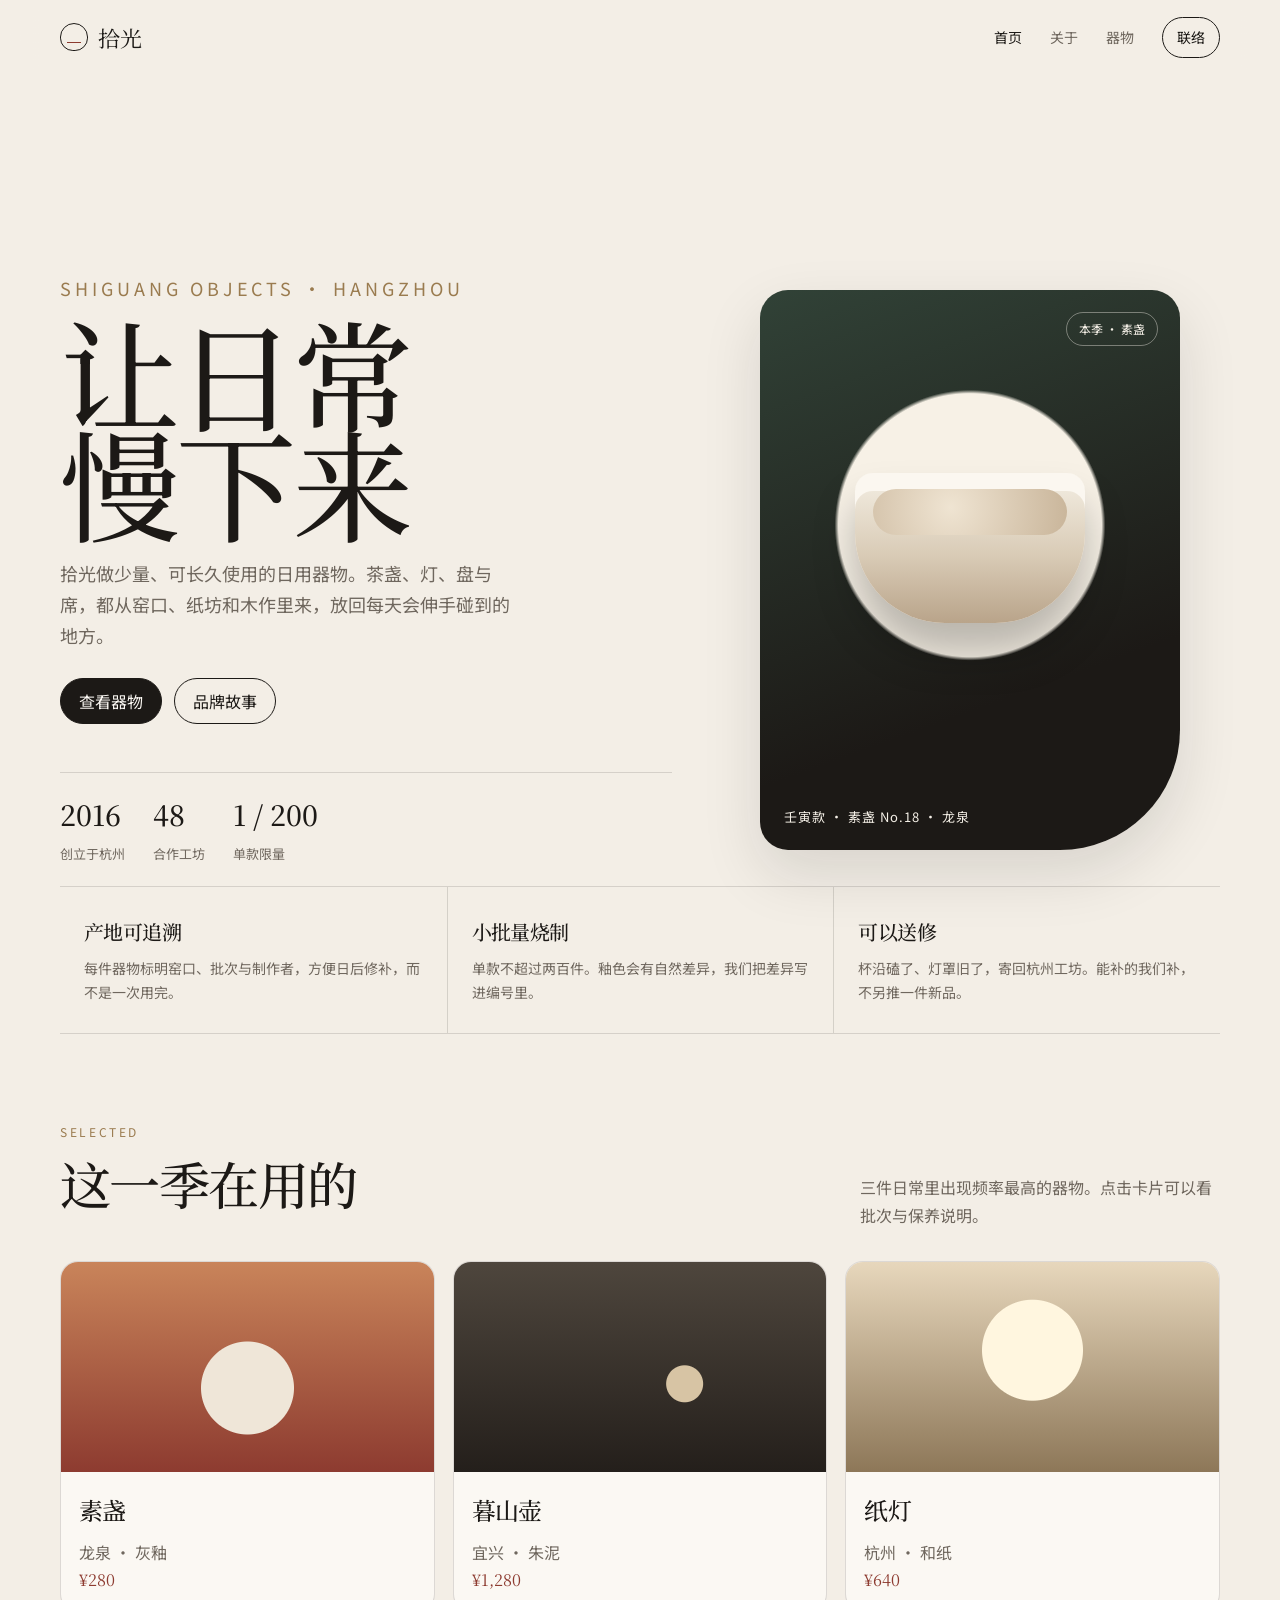
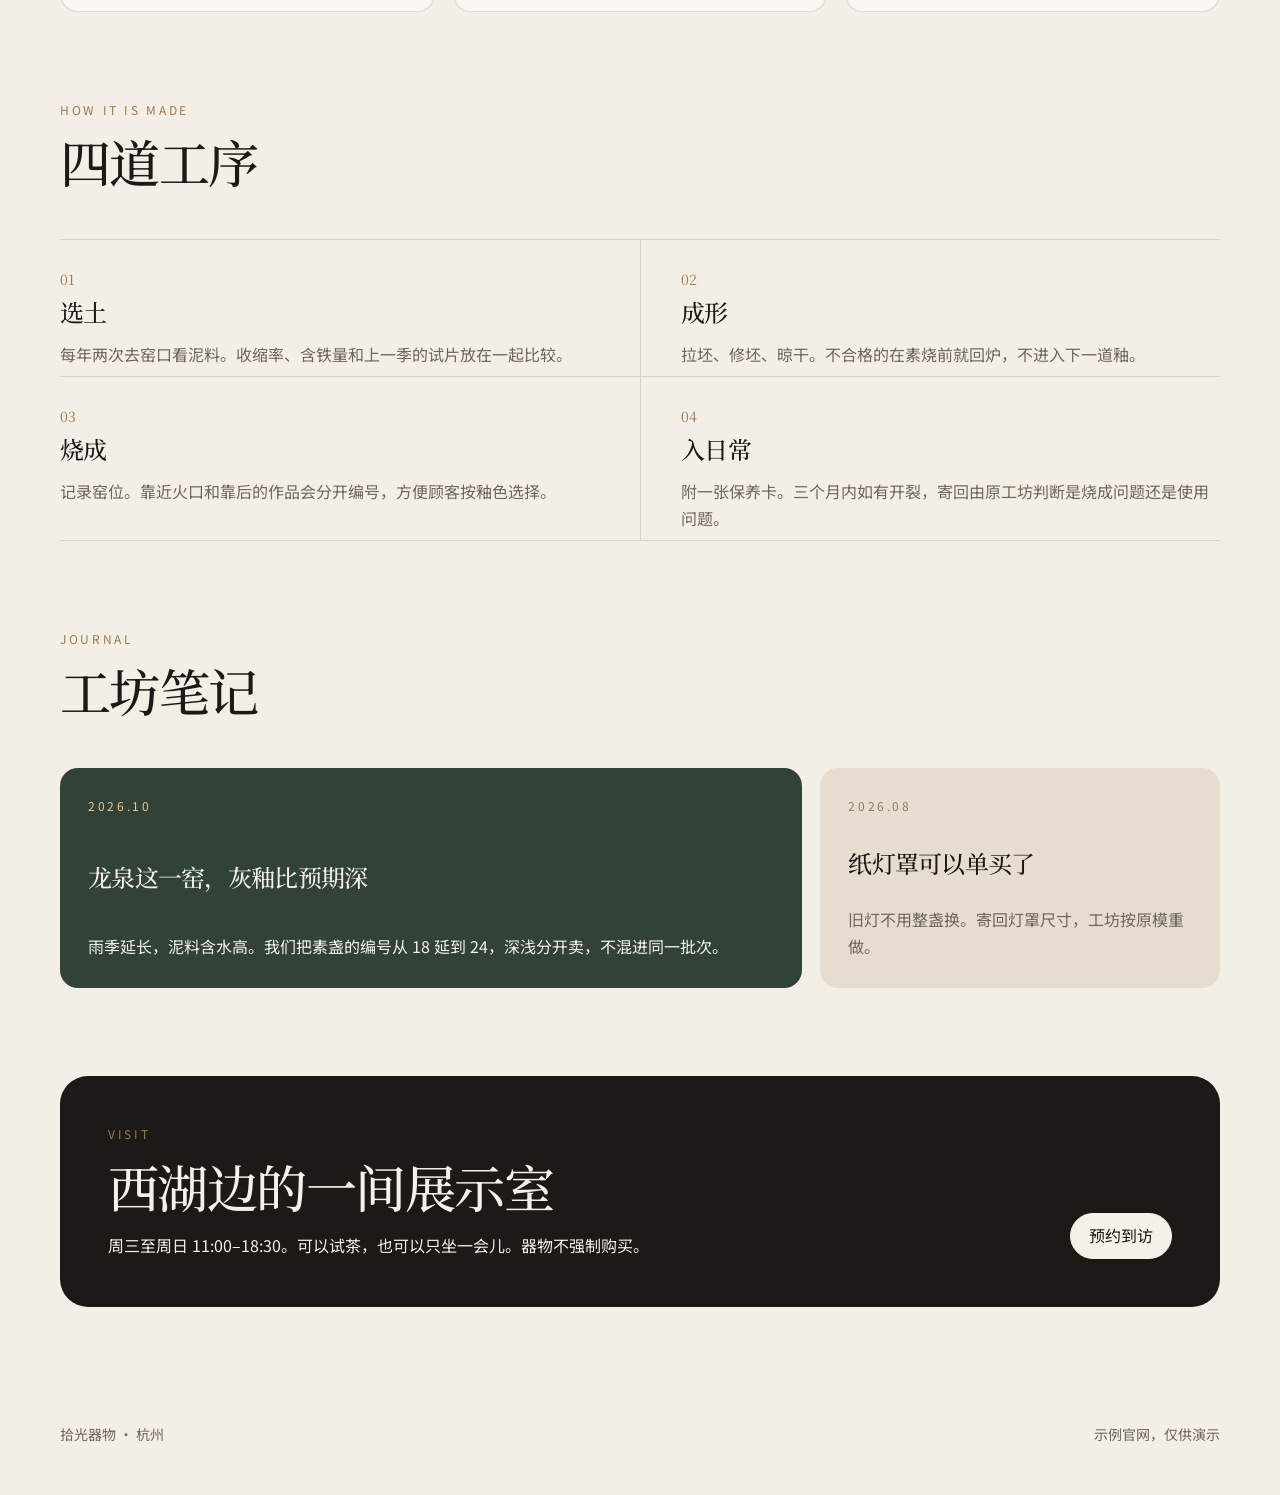
<file: demo1/index.html>
<!DOCTYPE html>
<html lang="zh-CN">
<head>
  <meta charset="UTF-8">
  <meta name="viewport" content="width=device-width, initial-scale=1.0">
  <title>拾光器物 — 官网</title>
  <meta name="description" content="拾光器物是杭州的日用器物品牌，做少量、可长久使用的茶器、灯具与家居物件。">
  <link rel="preconnect" href="https://fonts.googleapis.com">
  <link rel="preconnect" href="https://fonts.gstatic.com" crossorigin>
  <link href="https://fonts.googleapis.com/css2?family=Noto+Sans+SC:wght@400;500&family=Noto+Serif+SC:wght@500;600&display=swap" rel="stylesheet">
  <link rel="stylesheet" href="css/style.css">
</head>
<body>
  <header class="site-header">
    <div class="wrap">
      <a class="logo" href="index.html"><span class="mark"></span>拾光</a>
      <button class="menu-btn" aria-label="打开菜单" aria-expanded="false"><span></span><span></span><span></span></button>
      <nav class="nav">
        <a class="active" href="index.html">首页</a>
        <a href="about.html">关于</a>
        <a href="products.html">器物</a>
        <a class="nav-cta" href="contact.html">联络</a>
      </nav>
    </div>
  </header>

  <main>
    <section class="hero">
      <div class="wrap hero-grid">
        <div class="hero-copy">
          <p class="eyebrow">Shiguang Objects · Hangzhou</p>
          <h1>让日常<br>慢下来</h1>
          <p class="muted">拾光做少量、可长久使用的日用器物。茶盏、灯、盘与席，都从窑口、纸坊和木作里来，放回每天会伸手碰到的地方。</p>
          <div class="hero-actions">
            <a class="btn" href="products.html">查看器物</a>
            <a class="btn ghost" href="about.html">品牌故事</a>
          </div>
          <div class="hero-meta">
            <div><strong>2016</strong><span>创立于杭州</span></div>
            <div><strong>48</strong><span>合作工坊</span></div>
            <div><strong>1 / 200</strong><span>单款限量</span></div>
          </div>
        </div>
        <figure class="stage">
          <span class="chip">本季 · 素盏</span>
          <div class="bowl"></div>
          <figcaption>壬寅款 · 素盏 No.18 · 龙泉</figcaption>
        </figure>
      </div>
    </section>

    <section class="wrap band">
      <article>
        <h3>产地可追溯</h3>
        <p>每件器物标明窑口、批次与制作者，方便日后修补，而不是一次用完。</p>
      </article>
      <article>
        <h3>小批量烧制</h3>
        <p>单款不超过两百件。釉色会有自然差异，我们把差异写进编号里。</p>
      </article>
      <article>
        <h3>可以送修</h3>
        <p>杯沿磕了、灯罩旧了，寄回杭州工坊。能补的我们补，不另推一件新品。</p>
      </article>
    </section>

    <section class="section">
      <div class="wrap">
        <div class="section-head">
          <div>
            <p class="eyebrow">Selected</p>
            <h2>这一季在用的</h2>
          </div>
          <p class="muted">三件日常里出现频率最高的器物。点击卡片可以看批次与保养说明。</p>
        </div>
        <div class="cards">
          <button class="card" data-name="素盏" data-swatch="tea" data-meta="龙泉 · 灰釉 · ¥280" data-desc="手拉坯茶杯，口沿薄、腹壁厚。适合 90–120ml 的单人茶。避免温差骤变，空杯不要直冲沸水。">
            <div class="swatch tea"></div>
            <div class="body"><h3>素盏</h3><p class="muted">龙泉 · 灰釉</p><p class="price">¥280</p></div>
          </button>
          <button class="card" data-name="暮山壶" data-swatch="pot" data-meta="宜兴 · 朱泥 · ¥1,280" data-desc="180ml 单人壶。出厂前用清水养壶，不建议第一周就泡重发酵茶。壶钮可拆，便于清理。">
            <div class="swatch pot"></div>
            <div class="body"><h3>暮山壶</h3><p class="muted">宜兴 · 朱泥</p><p class="price">¥1,280</p></div>
          </button>
          <button class="card" data-name="纸灯" data-swatch="lamp" data-meta="杭州 · 和纸 · ¥640" data-desc="和纸灯罩配胡桃木座，暖光 2700K。灯罩可单独更换，木座终身保修开裂。">
            <div class="swatch lamp"></div>
            <div class="body"><h3>纸灯</h3><p class="muted">杭州 · 和纸</p><p class="price">¥640</p></div>
          </button>
        </div>
      </div>
    </section>

    <section class="section" style="padding-top:0">
      <div class="wrap">
        <div class="section-head">
          <div>
            <p class="eyebrow">How it is made</p>
            <h2>四道工序</h2>
          </div>
        </div>
        <div class="steps">
          <article><p class="num">01</p><h3>选土</h3><p class="muted">每年两次去窑口看泥料。收缩率、含铁量和上一季的试片放在一起比较。</p></article>
          <article><p class="num">02</p><h3>成形</h3><p class="muted">拉坯、修坯、晾干。不合格的在素烧前就回炉，不进入下一道釉。</p></article>
          <article><p class="num">03</p><h3>烧成</h3><p class="muted">记录窑位。靠近火口和靠后的作品会分开编号，方便顾客按釉色选择。</p></article>
          <article><p class="num">04</p><h3>入日常</h3><p class="muted">附一张保养卡。三个月内如有开裂，寄回由原工坊判断是烧成问题还是使用问题。</p></article>
        </div>
      </div>
    </section>

    <section class="section" style="padding-top:0">
      <div class="wrap">
        <div class="section-head">
          <div>
            <p class="eyebrow">Journal</p>
            <h2>工坊笔记</h2>
          </div>
        </div>
        <div class="journal">
          <article class="lead">
            <p class="eyebrow" style="color:#e6c98a">2026.10</p>
            <h3>龙泉这一窑，灰釉比预期深</h3>
            <p>雨季延长，泥料含水高。我们把素盏的编号从 18 延到 24，深浅分开卖，不混进同一批次。</p>
          </article>
          <article>
            <p class="eyebrow">2026.08</p>
            <h3>纸灯罩可以单买了</h3>
            <p class="muted">旧灯不用整盏换。寄回灯罩尺寸，工坊按原模重做。</p>
          </article>
        </div>
      </div>
    </section>

    <section class="section" style="padding-top:0">
      <div class="wrap">
        <div class="visit">
          <div>
            <p class="eyebrow">Visit</p>
            <h2>西湖边的一间展示室</h2>
            <p>周三至周日 11:00–18:30。可以试茶，也可以只坐一会儿。器物不强制购买。</p>
          </div>
          <a class="btn" href="contact.html">预约到访</a>
        </div>
      </div>
    </section>
  </main>

  <footer class="site-footer">
    <div class="wrap">
      <span>拾光器物 · 杭州</span>
      <span>示例官网，仅供演示</span>
    </div>
  </footer>

  <dialog id="product-dialog">
    <div class="dialog-top swatch tea"></div>
    <div class="dialog-body">
      <h3 data-field="name"></h3>
      <p class="price" data-field="meta"></p>
      <p class="muted" data-field="desc" style="margin:12px 0 18px"></p>
      <button class="dialog-close" type="button">关闭</button>
    </div>
  </dialog>
  <script src="js/main.js"></script>
</body>
</html>
</file>
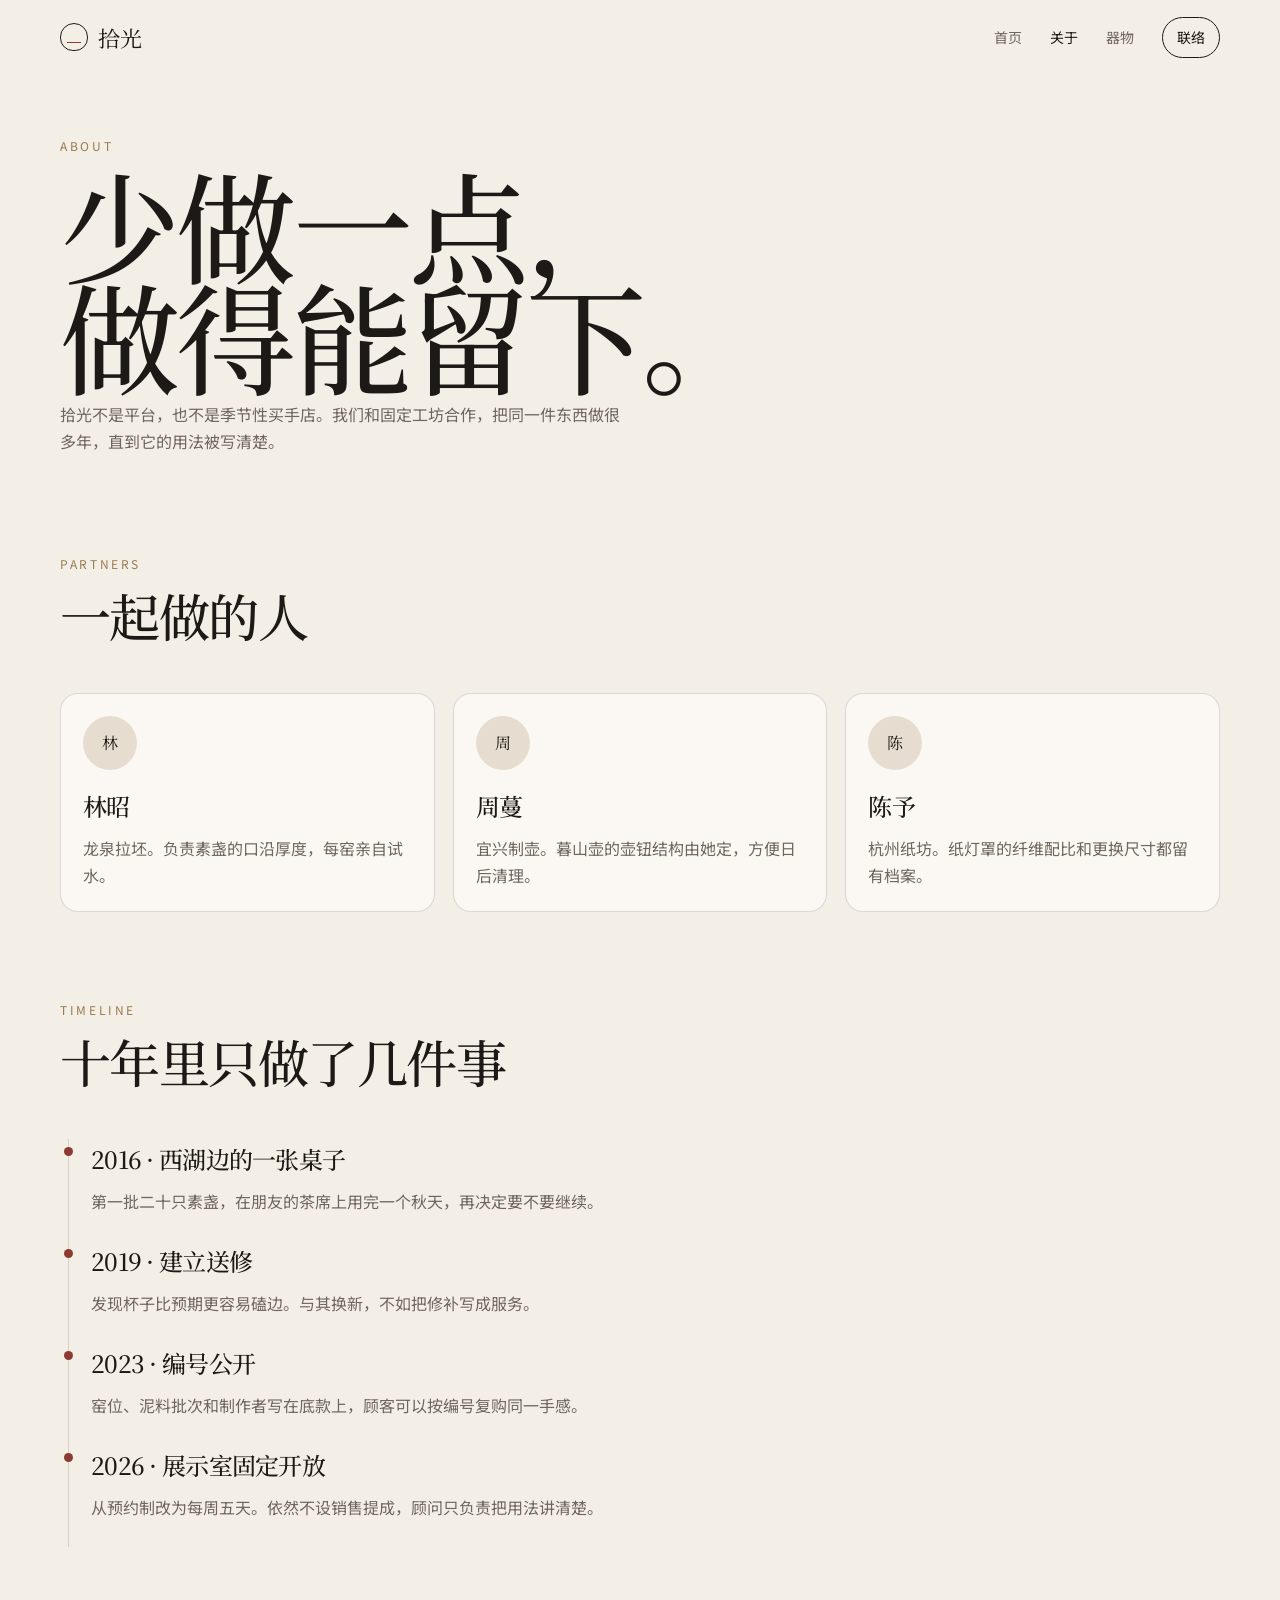
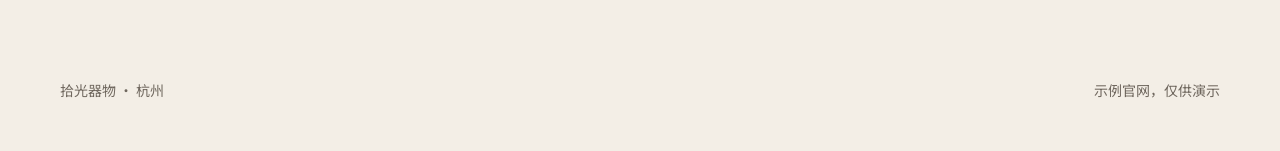
<file: demo1/about.html>
<!DOCTYPE html>
<html lang="zh-CN">
<head>
  <meta charset="UTF-8">
  <meta name="viewport" content="width=device-width, initial-scale=1.0">
  <title>关于 — 拾光器物</title>
  <link rel="preconnect" href="https://fonts.googleapis.com">
  <link rel="preconnect" href="https://fonts.gstatic.com" crossorigin>
  <link href="https://fonts.googleapis.com/css2?family=Noto+Sans+SC:wght@400;500&family=Noto+Serif+SC:wght@500;600&display=swap" rel="stylesheet">
  <link rel="stylesheet" href="css/style.css">
</head>
<body>
  <header class="site-header">
    <div class="wrap">
      <a class="logo" href="index.html"><span class="mark"></span>拾光</a>
      <button class="menu-btn" aria-label="打开菜单" aria-expanded="false"><span></span><span></span><span></span></button>
      <nav class="nav">
        <a href="index.html">首页</a>
        <a class="active" href="about.html">关于</a>
        <a href="products.html">器物</a>
        <a class="nav-cta" href="contact.html">联络</a>
      </nav>
    </div>
  </header>
  <main class="wrap">
    <section class="page-hero">
      <p class="eyebrow">About</p>
      <h1>少做一点，<br>做得能留下。</h1>
      <p class="muted">拾光不是平台，也不是季节性买手店。我们和固定工坊合作，把同一件东西做很多年，直到它的用法被写清楚。</p>
    </section>
    <section class="section">
      <div class="section-head">
        <div>
          <p class="eyebrow">Partners</p>
          <h2>一起做的人</h2>
        </div>
      </div>
      <div class="people">
        <article class="person"><div class="avatar">林</div><h3>林昭</h3><p class="muted">龙泉拉坯。负责素盏的口沿厚度，每窑亲自试水。</p></article>
        <article class="person"><div class="avatar">周</div><h3>周蔓</h3><p class="muted">宜兴制壶。暮山壶的壶钮结构由她定，方便日后清理。</p></article>
        <article class="person"><div class="avatar">陈</div><h3>陈予</h3><p class="muted">杭州纸坊。纸灯罩的纤维配比和更换尺寸都留有档案。</p></article>
      </div>
    </section>
    <section class="section" style="padding-top:0">
      <div class="section-head">
        <div>
          <p class="eyebrow">Timeline</p>
          <h2>十年里只做了几件事</h2>
        </div>
      </div>
      <ol class="timeline">
        <li><h3>2016 · 西湖边的一张桌子</h3><p class="muted">第一批二十只素盏，在朋友的茶席上用完一个秋天，再决定要不要继续。</p></li>
        <li><h3>2019 · 建立送修</h3><p class="muted">发现杯子比预期更容易磕边。与其换新，不如把修补写成服务。</p></li>
        <li><h3>2023 · 编号公开</h3><p class="muted">窑位、泥料批次和制作者写在底款上，顾客可以按编号复购同一手感。</p></li>
        <li><h3>2026 · 展示室固定开放</h3><p class="muted">从预约制改为每周五天。依然不设销售提成，顾问只负责把用法讲清楚。</p></li>
      </ol>
    </section>
  </main>
  <footer class="site-footer"><div class="wrap"><span>拾光器物 · 杭州</span><span>示例官网，仅供演示</span></div></footer>
  <script src="js/main.js"></script>
</body>
</html>
</file>
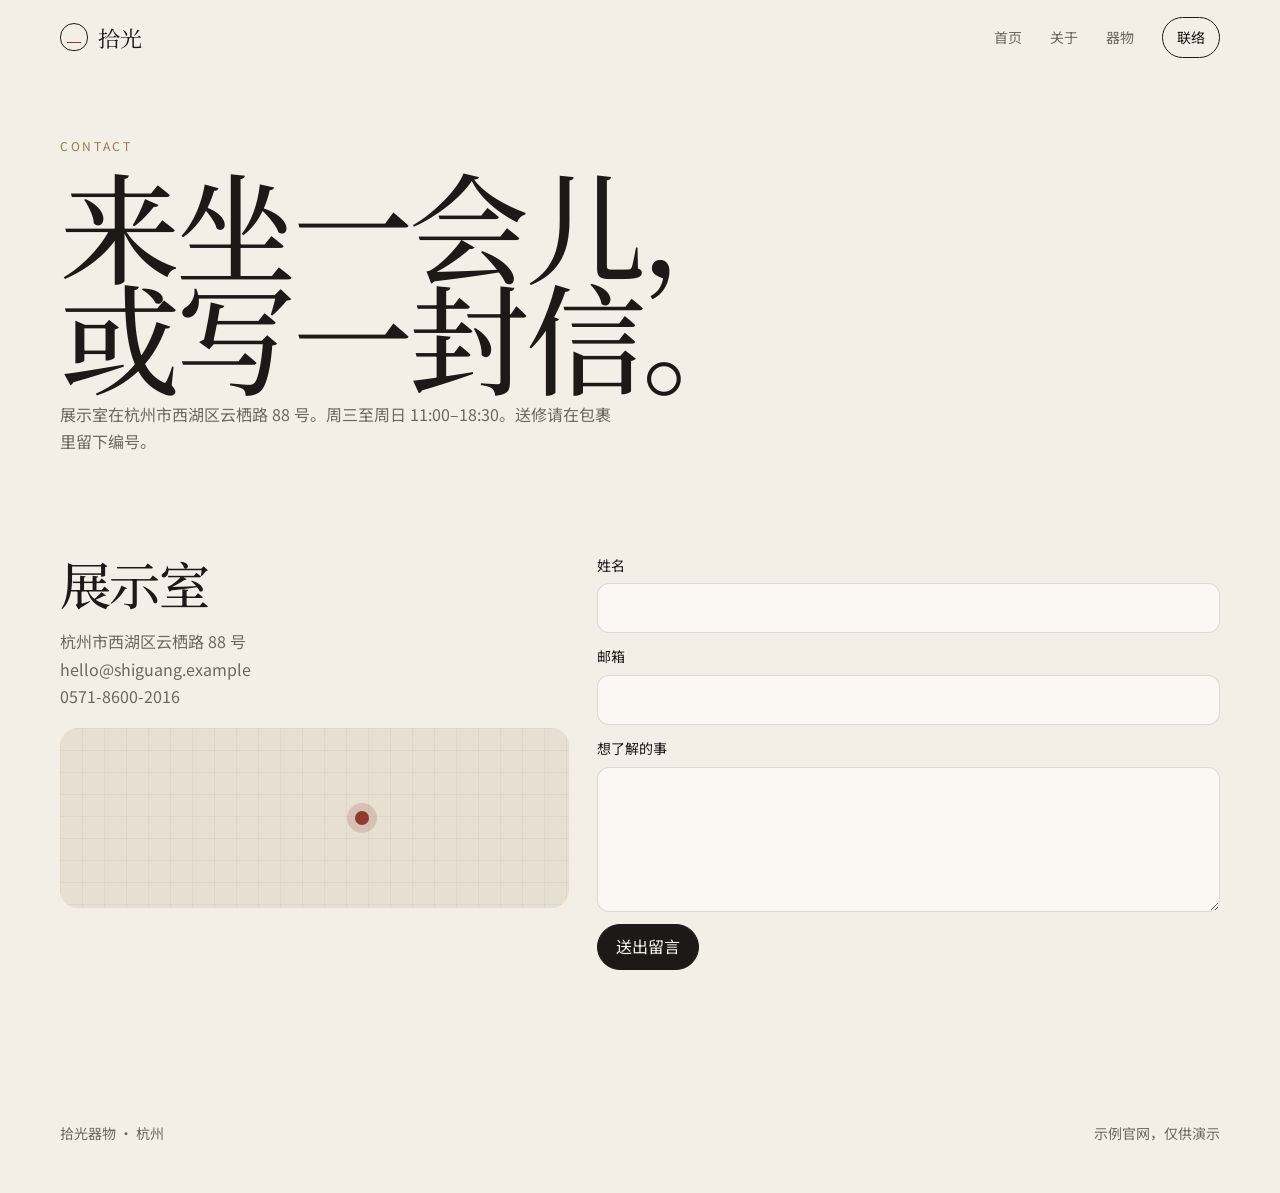
<file: demo1/contact.html>
<!DOCTYPE html>
<html lang="zh-CN">
<head>
  <meta charset="UTF-8">
  <meta name="viewport" content="width=device-width, initial-scale=1.0">
  <title>联络 — 拾光器物</title>
  <link rel="preconnect" href="https://fonts.googleapis.com">
  <link rel="preconnect" href="https://fonts.gstatic.com" crossorigin>
  <link href="https://fonts.googleapis.com/css2?family=Noto+Sans+SC:wght@400;500&family=Noto+Serif+SC:wght@500;600&display=swap" rel="stylesheet">
  <link rel="stylesheet" href="css/style.css">
</head>
<body>
  <header class="site-header">
    <div class="wrap">
      <a class="logo" href="index.html"><span class="mark"></span>拾光</a>
      <button class="menu-btn" aria-label="打开菜单" aria-expanded="false"><span></span><span></span><span></span></button>
      <nav class="nav">
        <a href="index.html">首页</a>
        <a href="about.html">关于</a>
        <a href="products.html">器物</a>
        <a class="active nav-cta" href="contact.html">联络</a>
      </nav>
    </div>
  </header>
  <main class="wrap">
    <section class="page-hero">
      <p class="eyebrow">Contact</p>
      <h1>来坐一会儿，<br>或写一封信。</h1>
      <p class="muted">展示室在杭州市西湖区云栖路 88 号。周三至周日 11:00–18:30。送修请在包裹里留下编号。</p>
    </section>
    <section class="section contact-grid">
      <div>
        <h2>展示室</h2>
        <p class="muted">杭州市西湖区云栖路 88 号<br>hello@shiguang.example<br>0571-8600-2016</p>
        <div class="map" role="img" aria-label="展示室位置示意"><span class="pin"></span></div>
      </div>
      <form id="contact-form">
        <label>姓名<input name="name" autocomplete="name" required></label>
        <label>邮箱<input name="email" type="email" autocomplete="email" required></label>
        <label>想了解的事<textarea name="message" rows="5" required></textarea></label>
        <button class="btn" type="submit" style="width:fit-content">送出留言</button>
        <p class="note" role="status"></p>
      </form>
    </section>
  </main>
  <footer class="site-footer"><div class="wrap"><span>拾光器物 · 杭州</span><span>示例官网，仅供演示</span></div></footer>
  <script src="js/main.js"></script>
</body>
</html>
</file>
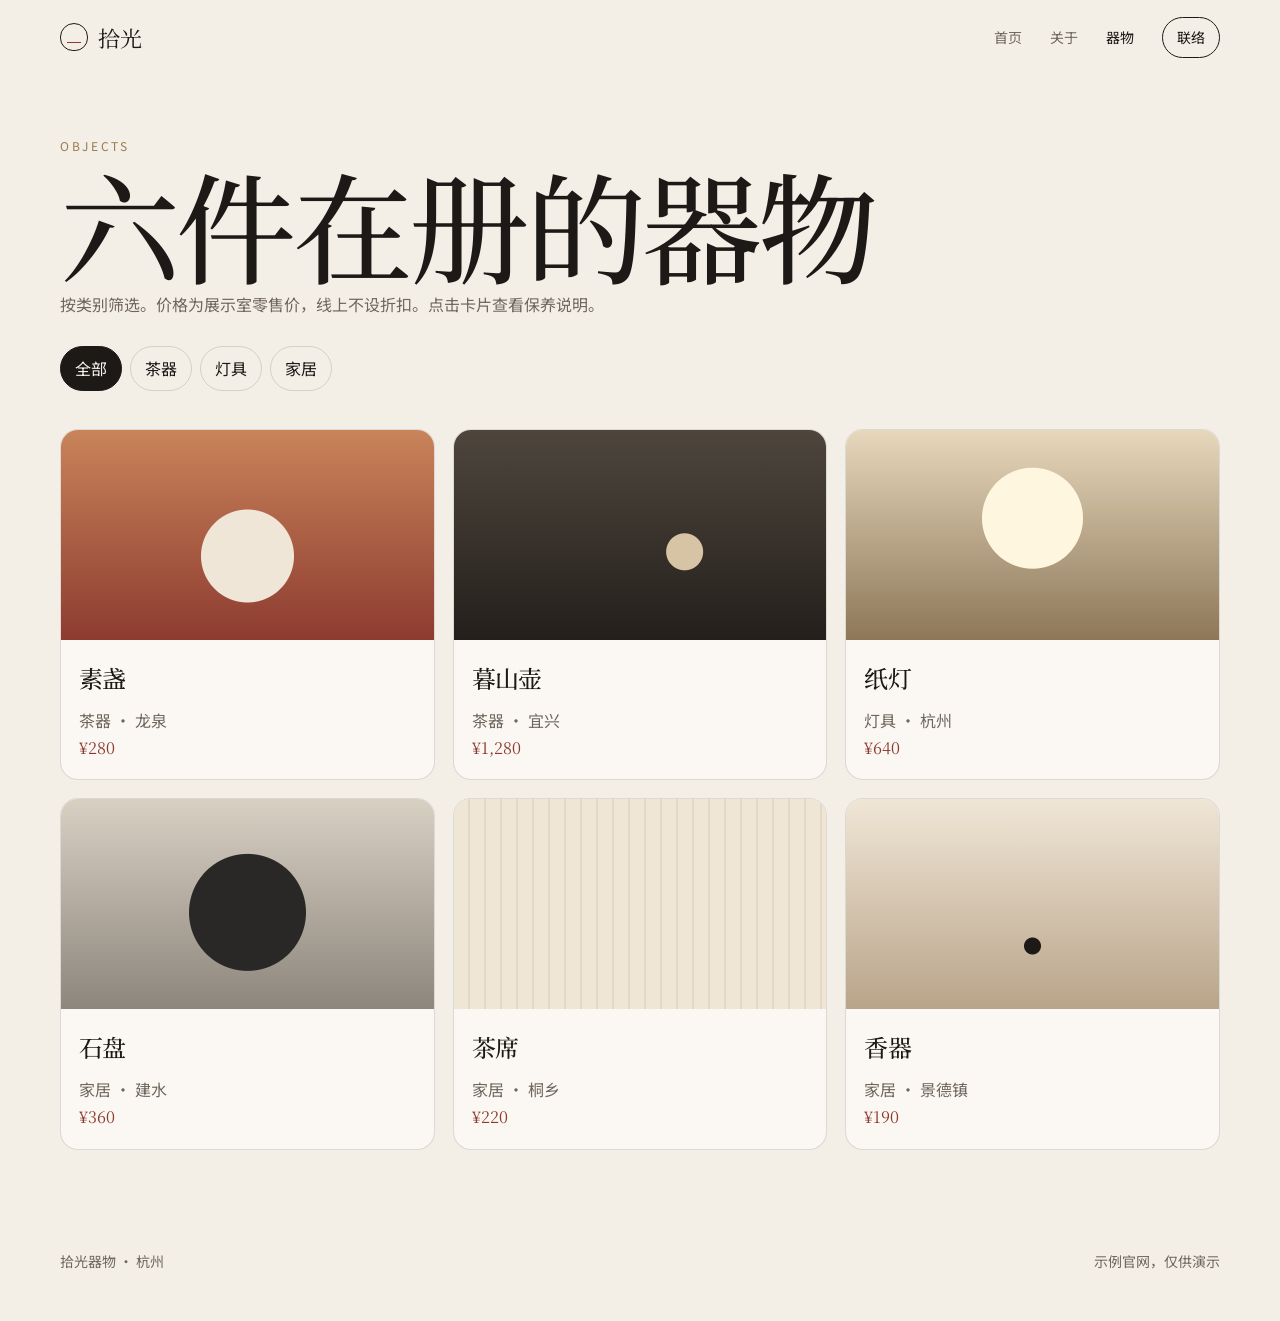
<file: demo1/products.html>
<!DOCTYPE html>
<html lang="zh-CN">
<head>
  <meta charset="UTF-8">
  <meta name="viewport" content="width=device-width, initial-scale=1.0">
  <title>器物 — 拾光器物</title>
  <link rel="preconnect" href="https://fonts.googleapis.com">
  <link rel="preconnect" href="https://fonts.gstatic.com" crossorigin>
  <link href="https://fonts.googleapis.com/css2?family=Noto+Sans+SC:wght@400;500&family=Noto+Serif+SC:wght@500;600&display=swap" rel="stylesheet">
  <link rel="stylesheet" href="css/style.css">
</head>
<body>
  <header class="site-header">
    <div class="wrap">
      <a class="logo" href="index.html"><span class="mark"></span>拾光</a>
      <button class="menu-btn" aria-label="打开菜单" aria-expanded="false"><span></span><span></span><span></span></button>
      <nav class="nav">
        <a href="index.html">首页</a>
        <a href="about.html">关于</a>
        <a class="active" href="products.html">器物</a>
        <a class="nav-cta" href="contact.html">联络</a>
      </nav>
    </div>
  </header>
  <main class="wrap">
    <section class="page-hero">
      <p class="eyebrow">Objects</p>
      <h1>六件在册的器物</h1>
      <p class="muted">按类别筛选。价格为展示室零售价，线上不设折扣。点击卡片查看保养说明。</p>
      <div class="filters">
        <button class="on" type="button" data-filter="all">全部</button>
        <button type="button" data-filter="tea">茶器</button>
        <button type="button" data-filter="light">灯具</button>
        <button type="button" data-filter="home">家居</button>
      </div>
    </section>
    <section class="cards" style="padding-bottom:72px">
      <button class="card" data-cat="tea" data-swatch="tea" data-name="素盏" data-meta="龙泉 · 灰釉 · ¥280" data-desc="手拉坯茶杯，口沿薄、腹壁厚。适合 90–120ml。空杯不要直冲沸水。">
        <div class="swatch tea"></div><div class="body"><h3>素盏</h3><p class="muted">茶器 · 龙泉</p><p class="price">¥280</p></div>
      </button>
      <button class="card" data-cat="tea" data-swatch="pot" data-name="暮山壶" data-meta="宜兴 · 朱泥 · ¥1,280" data-desc="180ml 单人壶。第一周只用清水，再开始泡淡茶。壶钮可拆。">
        <div class="swatch pot"></div><div class="body"><h3>暮山壶</h3><p class="muted">茶器 · 宜兴</p><p class="price">¥1,280</p></div>
      </button>
      <button class="card" data-cat="light" data-swatch="lamp" data-name="纸灯" data-meta="杭州 · 和纸 · ¥640" data-desc="暖光 2700K。灯罩可按档案单独更换，木座保修开裂。">
        <div class="swatch lamp"></div><div class="body"><h3>纸灯</h3><p class="muted">灯具 · 杭州</p><p class="price">¥640</p></div>
      </button>
      <button class="card" data-cat="home" data-swatch="plate" data-name="石盘" data-meta="建水 · 黑陶 · ¥360" data-desc="无釉黑陶餐盘。可用中性清洁剂，不要进洗碗机。">
        <div class="swatch plate"></div><div class="body"><h3>石盘</h3><p class="muted">家居 · 建水</p><p class="price">¥360</p></div>
      </button>
      <button class="card" data-cat="home" data-swatch="cloth" data-name="茶席" data-meta="桐乡 · 亚麻 · ¥220" data-desc="水洗会轻微起皱。这是布料的状态，不建议熨到完全平整。">
        <div class="swatch cloth"></div><div class="body"><h3>茶席</h3><p class="muted">家居 · 桐乡</p><p class="price">¥220</p></div>
      </button>
      <button class="card" data-cat="home" data-swatch="incense" data-name="香器" data-meta="景德镇 · 白瓷 · ¥190" data-desc="只承线香。灰落在釉面内，用干刷清掉即可，不要浸水。">
        <div class="swatch incense"></div><div class="body"><h3>香器</h3><p class="muted">家居 · 景德镇</p><p class="price">¥190</p></div>
      </button>
    </section>
  </main>
  <footer class="site-footer"><div class="wrap"><span>拾光器物 · 杭州</span><span>示例官网，仅供演示</span></div></footer>
  <dialog id="product-dialog">
    <div class="dialog-top swatch"></div>
    <div class="dialog-body">
      <h3 data-field="name"></h3>
      <p class="price" data-field="meta"></p>
      <p class="muted" data-field="desc" style="margin:12px 0 18px"></p>
      <button class="dialog-close" type="button">关闭</button>
    </div>
  </dialog>
  <script src="js/main.js"></script>
</body>
</html>
</file>
<file: demo1/css/style.css>
:root {
  --bg: #f3eee6;
  --bg-deep: #e6ddd0;
  --bg-ink: #1c1916;
  --ink: #1c1916;
  --muted: #6f675e;
  --line: rgba(28, 25, 22, 0.14);
  --accent: #8d3b30;
  --moss: #314237;
  --gold: #9a7b4f;
  --paper: #fbf8f3;
  --shadow: 0 24px 60px rgba(28, 25, 22, 0.12);
  --serif: "Noto Serif SC", "Songti SC", serif;
  --sans: "Noto Sans SC", "PingFang SC", sans-serif;
  --header: 76px;
}

* { box-sizing: border-box; }
html { scroll-behavior: smooth; }
body {
  margin: 0;
  background: var(--bg);
  color: var(--ink);
  font-family: var(--sans);
  font-size: 16px;
  line-height: 1.7;
}
img { max-width: 100%; display: block; }
a { color: inherit; text-decoration: none; }
button, input, textarea, select { font: inherit; color: inherit; }
button { cursor: pointer; }

.wrap {
  width: min(1160px, calc(100% - 40px));
  margin: 0 auto;
}
.eyebrow {
  margin: 0 0 12px;
  color: var(--gold);
  font-size: 12px;
  letter-spacing: 0.22em;
  text-transform: uppercase;
}
h1, h2, h3 { font-family: var(--serif); font-weight: 500; letter-spacing: -0.03em; }
h1 { font-size: clamp(56px, 10vw, 120px); line-height: 0.92; margin: 0; }
h2 { font-size: clamp(32px, 4vw, 52px); line-height: 1.15; margin: 0 0 16px; }
h3 { font-size: 24px; margin: 0 0 8px; }
p { margin: 0; }
.muted { color: var(--muted); }

.site-header {
  position: sticky;
  top: 0;
  z-index: 20;
  height: var(--header);
  display: flex;
  align-items: center;
  background: rgba(243, 238, 230, 0.88);
  backdrop-filter: blur(16px);
  border-bottom: 1px solid transparent;
}
.site-header.scrolled { border-bottom-color: var(--line); }
.site-header .wrap {
  display: flex;
  align-items: center;
  justify-content: space-between;
  gap: 24px;
}
.logo {
  display: flex;
  align-items: center;
  gap: 10px;
  font-family: var(--serif);
  font-size: 22px;
}
.mark {
  width: 28px;
  height: 28px;
  border: 1.5px solid var(--ink);
  border-radius: 50% 50% 46% 46%;
  position: relative;
}
.mark::after {
  content: "";
  position: absolute;
  left: 6px;
  right: 6px;
  bottom: 7px;
  height: 1.5px;
  background: var(--accent);
}
.nav {
  display: flex;
  align-items: center;
  gap: 28px;
}
.nav a { font-size: 14px; color: var(--muted); }
.nav a.active, .nav a:hover { color: var(--ink); }
.nav-cta {
  padding: 8px 14px;
  border: 1px solid var(--ink);
  border-radius: 999px;
  color: var(--ink) !important;
}
.menu-btn {
  display: none;
  border: 0;
  background: transparent;
  width: 42px;
  height: 42px;
}

.hero { padding: 36px 0 20px; }
.hero-grid {
  display: grid;
  grid-template-columns: 1.1fr 0.9fr;
  gap: 48px;
  align-items: end;
  min-height: calc(100vh - var(--header) - 70px);
}
.hero-copy p { max-width: 460px; margin-top: 22px; font-size: 18px; }
.hero-actions { display: flex; gap: 12px; margin-top: 28px; }
.btn {
  display: inline-flex;
  align-items: center;
  justify-content: center;
  min-height: 46px;
  padding: 0 18px;
  border-radius: 999px;
  border: 1px solid var(--ink);
  background: var(--ink);
  color: var(--paper);
}
.btn.ghost { background: transparent; color: var(--ink); }
.btn:hover { transform: translateY(-1px); }
.hero-meta {
  display: flex;
  gap: 28px;
  margin-top: 48px;
  padding-top: 18px;
  border-top: 1px solid var(--line);
}
.hero-meta strong { display: block; font-family: var(--serif); font-size: 28px; font-weight: 500; }
.hero-meta span { color: var(--muted); font-size: 13px; }

.stage {
  position: relative;
  height: 560px;
  background:
    radial-gradient(circle at 50% 42%, #f7f1e6 0 34%, transparent 35%),
    linear-gradient(160deg, #314237 0%, #1c1916 70%);
  border-radius: 28px 28px 120px 28px;
  overflow: hidden;
  box-shadow: var(--shadow);
}
.bowl {
  position: absolute;
  left: 50%;
  top: 46%;
  width: 230px;
  height: 150px;
  transform: translate(-50%, -50%);
  background: linear-gradient(180deg, #f4efe4, #d9cbb6 55%, #b9a48a);
  border-radius: 18px 18px 90px 90px;
  box-shadow: inset 0 18px 0 #fbf7f0, 0 30px 40px rgba(0,0,0,.25);
}
.bowl::before {
  content: "";
  position: absolute;
  left: 18px;
  right: 18px;
  top: 16px;
  height: 46px;
  border-radius: 40px;
  background: radial-gradient(circle at 40% 40%, #efe4d2, #c9b59a);
}
.stage figcaption {
  position: absolute;
  left: 24px;
  bottom: 22px;
  color: #f6f1e8;
  font-size: 13px;
  letter-spacing: 0.08em;
}
.stage .chip {
  position: absolute;
  top: 22px;
  right: 22px;
  color: #f6f1e8;
  border: 1px solid rgba(246, 241, 232, 0.4);
  border-radius: 999px;
  padding: 6px 12px;
  font-size: 12px;
}

.band {
  display: grid;
  grid-template-columns: repeat(3, 1fr);
  border-top: 1px solid var(--line);
  border-bottom: 1px solid var(--line);
}
.band article { padding: 28px 24px; }
.band article + article { border-left: 1px solid var(--line); }
.band h3 { font-size: 20px; }
.band p { color: var(--muted); font-size: 14px; }

.section { padding: 88px 0; }
.section-head {
  display: flex;
  justify-content: space-between;
  align-items: end;
  gap: 24px;
  margin-bottom: 32px;
}
.section-head p { max-width: 360px; }

.cards {
  display: grid;
  grid-template-columns: repeat(3, 1fr);
  gap: 18px;
}
.card {
  background: var(--paper);
  border: 1px solid var(--line);
  border-radius: 18px;
  overflow: hidden;
  text-align: left;
  padding: 0;
  width: 100%;
}
.card:hover { transform: translateY(-3px); }
.swatch { height: 210px; position: relative; }
.swatch.tea { background: radial-gradient(circle at 50% 60%, #efe6d8 0 46px, transparent 47px), linear-gradient(#c9845a, #8d3b30); }
.swatch.pot { background: radial-gradient(circle at 62% 58%, #d7c4a4 0 18px, transparent 19px), linear-gradient(#4e463d, #241f1b); }
.swatch.lamp { background: radial-gradient(circle at 50% 42%, #fff6df 0 50px, transparent 51px), linear-gradient(#e7d7bc, #8d7758); }
.swatch.plate { background: radial-gradient(circle at 50% 54%, #2a2826 0 58px, transparent 59px), linear-gradient(#d9d0c4, #8d867c); }
.swatch.cloth { background: repeating-linear-gradient(90deg, #efe6d6 0 14px, #e4d8c4 14px 16px), linear-gradient(#f4ecdf, #cbb892); }
.swatch.incense { background: radial-gradient(circle at 50% 70%, #1c1916 0 8px, transparent 9px), linear-gradient(#f0e6d6, #b9a48a); }
.card .body, .plain { padding: 18px; }
.price { color: var(--accent); font-family: var(--serif); }

.steps { display: grid; grid-template-columns: 1fr 1fr; gap: 0; border-top: 1px solid var(--line); }
.steps article { padding: 28px 8px 8px 0; border-bottom: 1px solid var(--line); }
.steps article:nth-child(odd) { padding-right: 40px; }
.steps article:nth-child(even) { padding-left: 40px; border-left: 1px solid var(--line); }
.num { font-family: var(--serif); color: var(--gold); font-size: 14px; }

.journal { display: grid; grid-template-columns: 1.3fr 0.7fr; gap: 18px; }
.journal article {
  background: var(--bg-deep);
  border-radius: 18px;
  padding: 28px;
  min-height: 220px;
  display: flex;
  flex-direction: column;
  justify-content: space-between;
}
.journal .lead { background: var(--moss); color: #f6f1e8; }

.visit {
  background: var(--bg-ink);
  color: #f6f1e8;
  border-radius: 28px;
  padding: 48px;
  display: flex;
  justify-content: space-between;
  gap: 24px;
  align-items: end;
}
.visit .btn { background: #f6f1e8; color: var(--ink); border-color: #f6f1e8; }

.site-footer { padding: 28px 0 48px; color: var(--muted); font-size: 14px; }
.site-footer .wrap { display: flex; justify-content: space-between; gap: 16px; flex-wrap: wrap; }

.page-hero { padding: 48px 0 10px; }
.page-hero p { max-width: 560px; margin-top: 12px; }

.filters { display: flex; gap: 8px; flex-wrap: wrap; margin: 28px 0; }
.filters button, .dialog-close {
  border: 1px solid var(--line);
  background: transparent;
  border-radius: 999px;
  padding: 8px 14px;
}
.filters button.on { background: var(--ink); color: var(--paper); border-color: var(--ink); }

.people { display: grid; grid-template-columns: repeat(3, 1fr); gap: 18px; }
.person { padding: 22px; border: 1px solid var(--line); border-radius: 18px; background: var(--paper); }
.avatar {
  width: 54px; height: 54px; border-radius: 50%;
  display: grid; place-items: center;
  background: var(--bg-deep); font-family: var(--serif); margin-bottom: 16px;
}
.timeline { border-left: 1px solid var(--line); margin-left: 8px; }
.timeline li { list-style: none; padding: 0 0 26px 22px; position: relative; }
.timeline { padding: 0; }
.timeline li::before {
  content: "";
  width: 9px; height: 9px; border-radius: 50%;
  background: var(--accent);
  position: absolute; left: -5px; top: 8px;
}

.contact-grid { display: grid; grid-template-columns: 0.9fr 1.1fr; gap: 28px; }
form { display: grid; gap: 12px; }
label { display: grid; gap: 6px; font-size: 14px; }
input, textarea {
  border: 1px solid var(--line);
  background: var(--paper);
  border-radius: 12px;
  padding: 12px 14px;
  outline: none;
}
input:focus, textarea:focus { border-color: var(--ink); }
.note { min-height: 24px; color: var(--moss); }
.map {
  margin-top: 18px;
  height: 180px;
  border-radius: 18px;
  background:
    linear-gradient(rgba(28,25,22,.04) 1px, transparent 1px),
    linear-gradient(90deg, rgba(28,25,22,.04) 1px, transparent 1px),
    #e7dfd2;
  background-size: 22px 22px;
  position: relative;
}
.pin {
  position: absolute; left: 58%; top: 46%;
  width: 14px; height: 14px; border-radius: 50%;
  background: var(--accent);
  box-shadow: 0 0 0 8px rgba(141, 59, 48, 0.18);
}

dialog {
  border: 0;
  border-radius: 20px;
  padding: 0;
  width: min(480px, calc(100% - 32px));
  background: var(--paper);
  box-shadow: var(--shadow);
}
dialog::backdrop { background: rgba(28, 25, 22, 0.45); }
.dialog-body { padding: 22px; }
.dialog-top { height: 160px; }

@media (max-width: 860px) {
  .menu-btn { display: grid; place-items: center; gap: 5px; }
  .menu-btn span { display: block; width: 18px; height: 1.5px; background: var(--ink); }
  .nav {
    display: none;
    position: absolute;
    top: var(--header);
    left: 0; right: 0;
    flex-direction: column;
    align-items: flex-start;
    padding: 12px 20px 20px;
    background: var(--bg);
    border-bottom: 1px solid var(--line);
  }
  .nav.open { display: flex; }
  .hero-grid, .cards, .journal, .people, .contact-grid, .band, .steps { grid-template-columns: 1fr; }
  .band article + article, .steps article:nth-child(even) { border-left: 0; }
  .steps article:nth-child(even) { padding-left: 0; }
  .stage { height: 420px; }
  .visit { flex-direction: column; align-items: flex-start; padding: 28px; }
  .hero-grid { min-height: auto; padding-bottom: 20px; }
}
</file>
